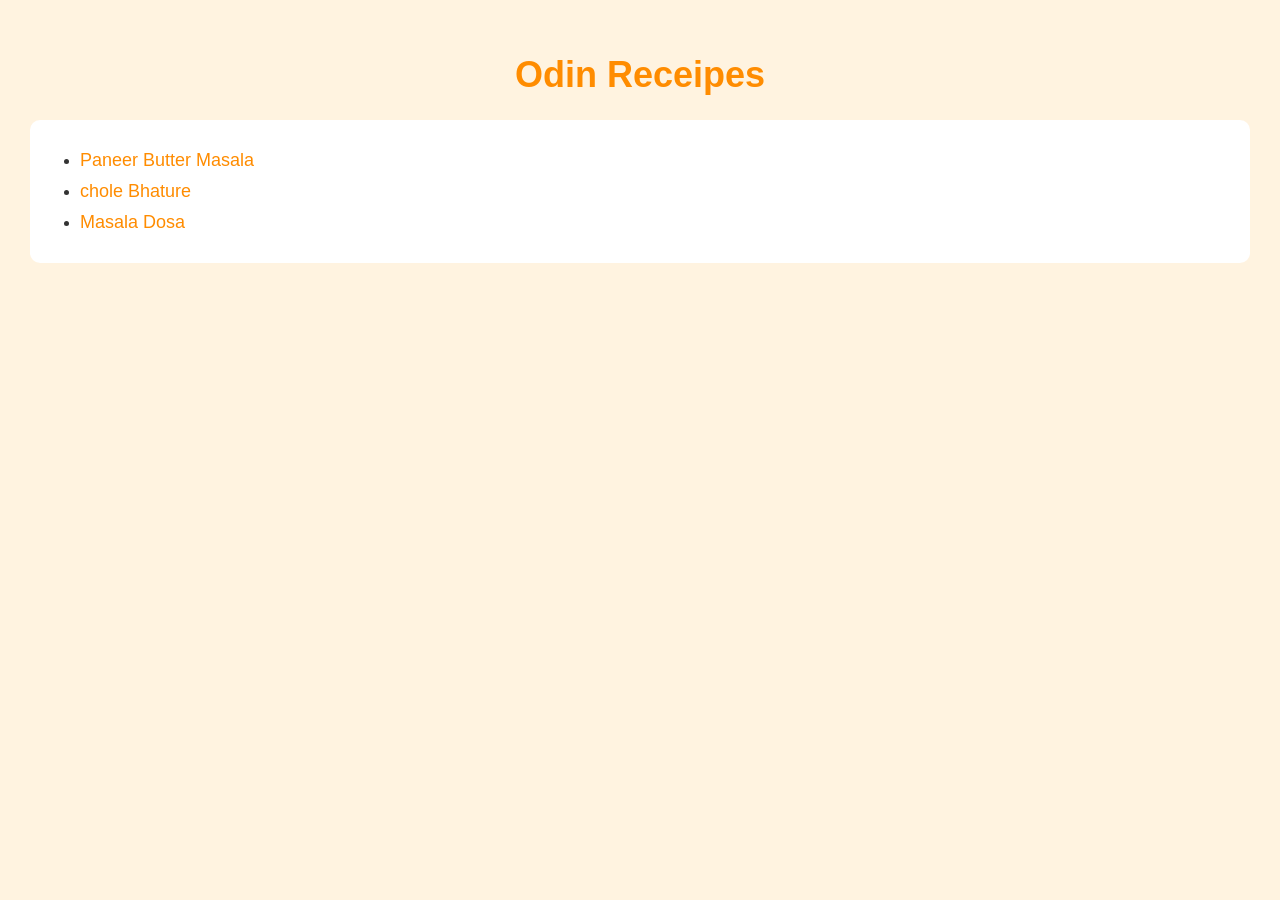
<file: index.html>
<!DOCTYPE html>
<html lang="en">
    <head>
        <link rel="stylesheet" href="index.css">
        <title>Odin Recipes</title>
    </head>
    <body>
        <h1>Odin Receipes</h1>
        <ul>
            <li><a href="Receipes/paneer.html">Paneer Butter Masala</a></li>
            <li><a href="Receipes/chole.html">chole Bhature</a></li>
            <li><a href="Receipes/Dosa.html">Masala Dosa</a></li>
        </ul>

    </body>
    

</html>
</file>
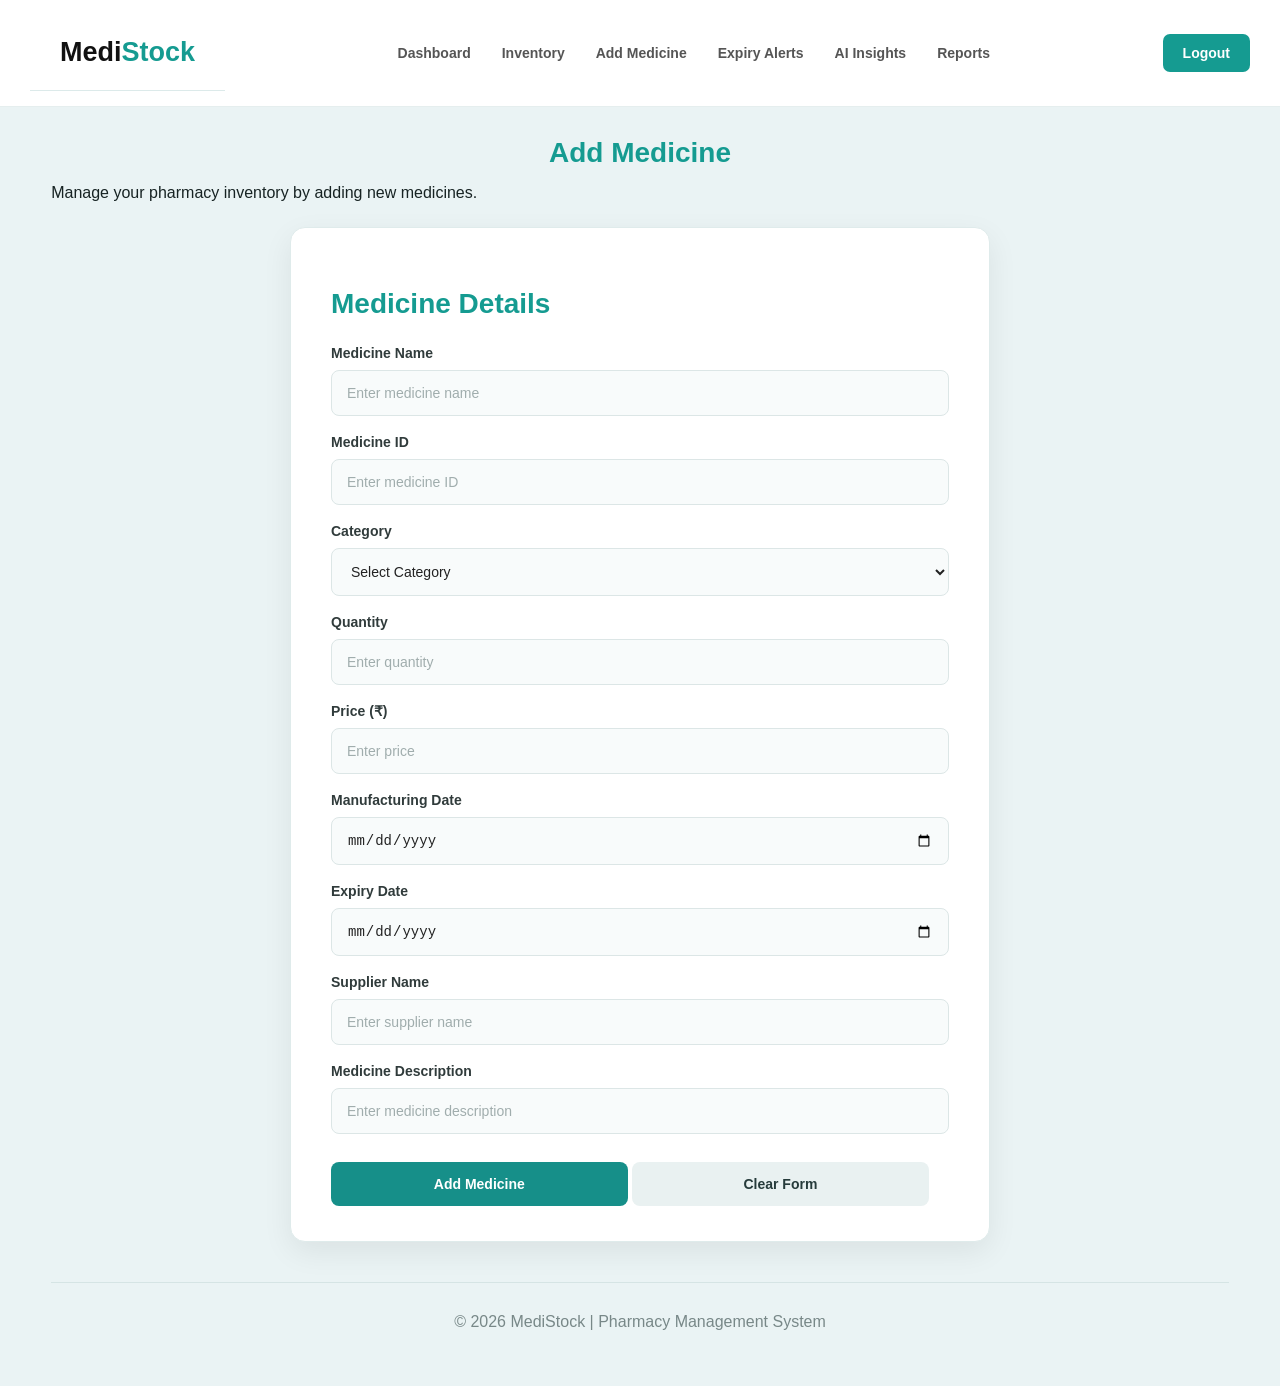
<file: add-medicine.html>
<!DOCTYPE html>
<html>
<head>
    <title>MediStock - Add Medicine</title>
    <link rel="stylesheet" href="add-medicine.css">
</head>
<body>
    <header class="navbar">
        <h1 class="logo">Medi<span>Stock</span></h1>
        <nav>
            <a href="dashboard.html">Dashboard</a>
            <a href="inventory.html">Inventory</a>
            <a href="add-medicine.html">Add Medicine</a>
            <a href="expiry-alerts.html">Expiry Alerts</a>
            <a href="ai-insights.html">AI Insights</a>
            <a href="reports.html">Reports</a>
        </nav>
        <a href="login.html" class="logout">Logout</a>
    </header>
    <h2>Add Medicine</h2>
    <p>Manage your pharmacy inventory by adding new medicines.</p>
    <form class="medicine-form">
        <h2>Medicine Details</h2>
        <label>Medicine Name</label>
        <input type="text" placeholder="Enter medicine name" required>
        <label>Medicine ID</label>
        <input type="text" placeholder="Enter medicine ID" required>
        <label>Category</label>
        <select required>
            <option value="">Select Category</option>
            <option>Tablet</option>
            <option>Syrup</option>
            <option>Capsule</option>
            <option>Injection</option>
            <option>Other</option>
        </select>
        <label>Quantity</label>
        <input type="number" placeholder="Enter quantity" min="0" required>
        <label>Price (₹)</label>
        <input type="number" placeholder="Enter price" min="0" step="0.01" required>
        <label>Manufacturing Date</label>
        <input type="date" required>
        <label>Expiry Date</label>
        <input type="date" required>
        <label>Supplier Name</label>
        <input type="text" placeholder="Enter supplier name">
        <label>Medicine Description</label>
        <input type="text" placeholder="Enter medicine description">
        <input type="submit" value="Add Medicine">
        <input type="reset" value="Clear Form">
    </form>
    <hr>
    <p>© 2026 MediStock | Pharmacy Management System</p>
</body>
</html>
</file>
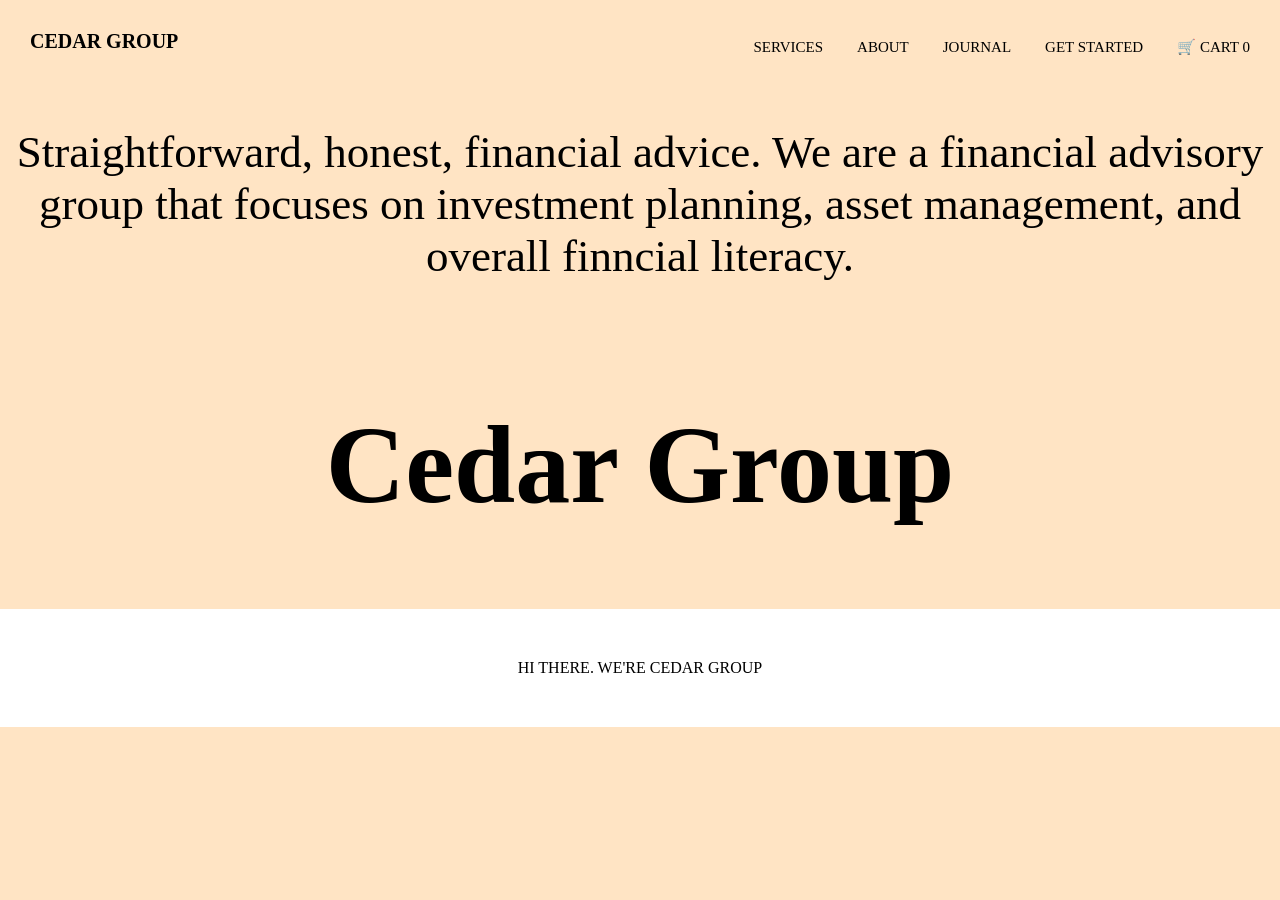
<file: basicwebpage.html>
<html>
    <head>
        <title>Cedar Group</title>
        <link rel="stylesheet" href="basicwebpage.css">
    </head>
    <body>
        <h3>CEDAR GROUP</h3>
        <div class="links">
            <a href="#">SERVICES</a>
            <a href="#">ABOUT</a>
            <a href="#">JOURNAL</a>
            <a href="#">GET STARTED</a>
            <a href="#">🛒 CART 0</a>
        </div>

        <div class="intro">
            <p>
                Straightforward, honest, financial advice. We 
                are a financial advisory group that focuses
                    on investment planning, asset
                management, and overall finncial literacy.

            </p>
        </div>
        
        <h1>Cedar Group</h1>

        <p class="bottom">HI THERE. WE'RE CEDAR GROUP</p>
        

    
    </body>
</html>
</file>
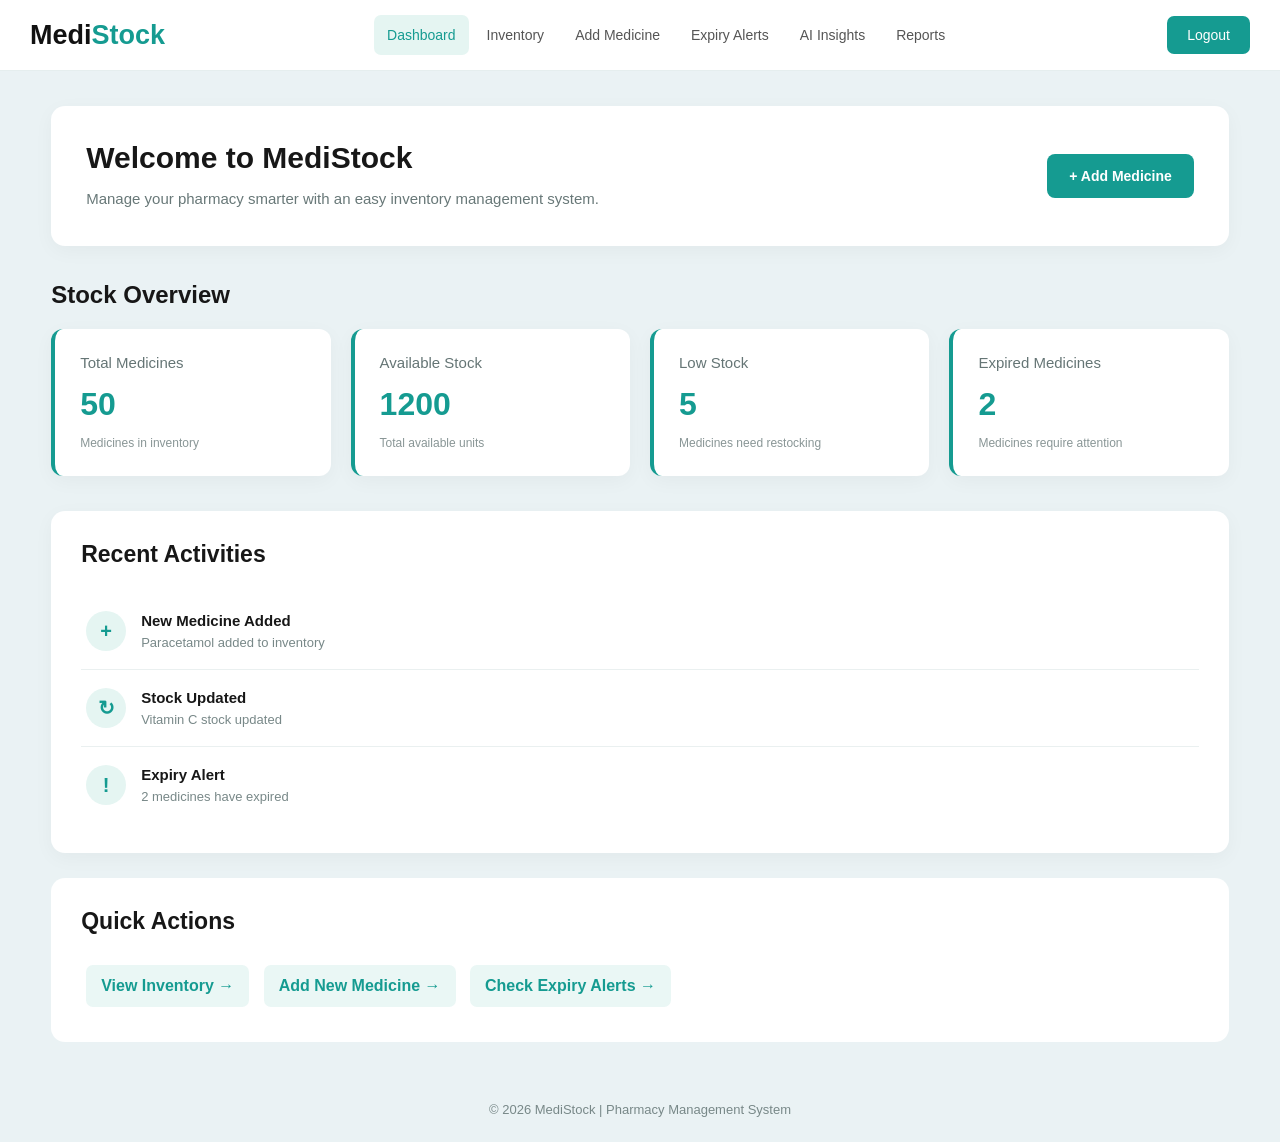
<file: dashboard.html>
<!DOCTYPE html>
<html>
<head>
    <title>MediStock  - Dashboard</title>
    <link rel="stylesheet" href="dashboard.css">
</head>
<body>
    <header class="navbar">
        <h1 class="logo">Medi<span>Stock</span></h1>
        <nav>
            <a href="dashboard.html" class="active">Dashboard</a>
            <a href="inventory.html">Inventory</a>
            <a href="add-medicine.html">Add Medicine</a>
            <a href="expiry-alerts.html">Expiry Alerts</a>
            <a href="ai-insights.html">AI Insights</a>
            <a href="reports.html">Reports</a>
        </nav>
        <a href="login.html" class="logout">Logout</a>
    </header>
    <main class="dashboard">
        <section class="welcome">
            <div>
                <h2>Welcome to MediStock </h2>
                <p>Manage your pharmacy smarter with an easy inventory management system.</p>
            </div>
            <a href="add-medicine.html" class="add-button">+ Add Medicine</a>
        </section>
        <h2 class="section-title">Stock Overview</h2>
        <section class="stats">
            <div class="stat-card">
                <h3>Total Medicines</h3>
                <p>50</p>
                <span>Medicines in inventory</span>
            </div>
            <div class="stat-card">
                <h3>Available Stock</h3>
                <p>1200</p>
                <span>Total available units</span>
            </div>
            <div class="stat-card">
                <h3>Low Stock</h3>
                <p>5</p>
                <span>Medicines need restocking</span>
            </div>
            <div class="stat-card">
                <h3>Expired Medicines</h3>
                <p>2</p>
                <span>Medicines require attention</span>
            </div>
        </section>
        <section class="recent-section">
            <h2>Recent Activities</h2>
            <div class="activity">
                <span class="activity-icon">+</span>
                <div>
                    <h3>New Medicine Added</h3>
                    <p>Paracetamol added to inventory</p>
                </div>
            </div>
            <div class="activity">
                <span class="activity-icon">↻</span>
                <div>
                    <h3>Stock Updated</h3>
                    <p>Vitamin C stock updated</p>
                </div>
            </div>
            <div class="activity">
                <span class="activity-icon">!</span>
                <div>
                    <h3>Expiry Alert</h3>
                    <p>2 medicines have expired</p>
                </div>
            </div>
        </section>
        <section class="quick-links">
            <h2>Quick Actions</h2>
            <a href="inventory.html">View Inventory →</a>
            <a href="add-medicine.html">Add New Medicine →</a>
            <a href="expiry-alerts.html">Check Expiry Alerts →</a>
        </section>
    </main>
    <footer>
        <p>© 2026 MediStock | Pharmacy Management System</p>
    </footer>
</body>
</html>
</file>
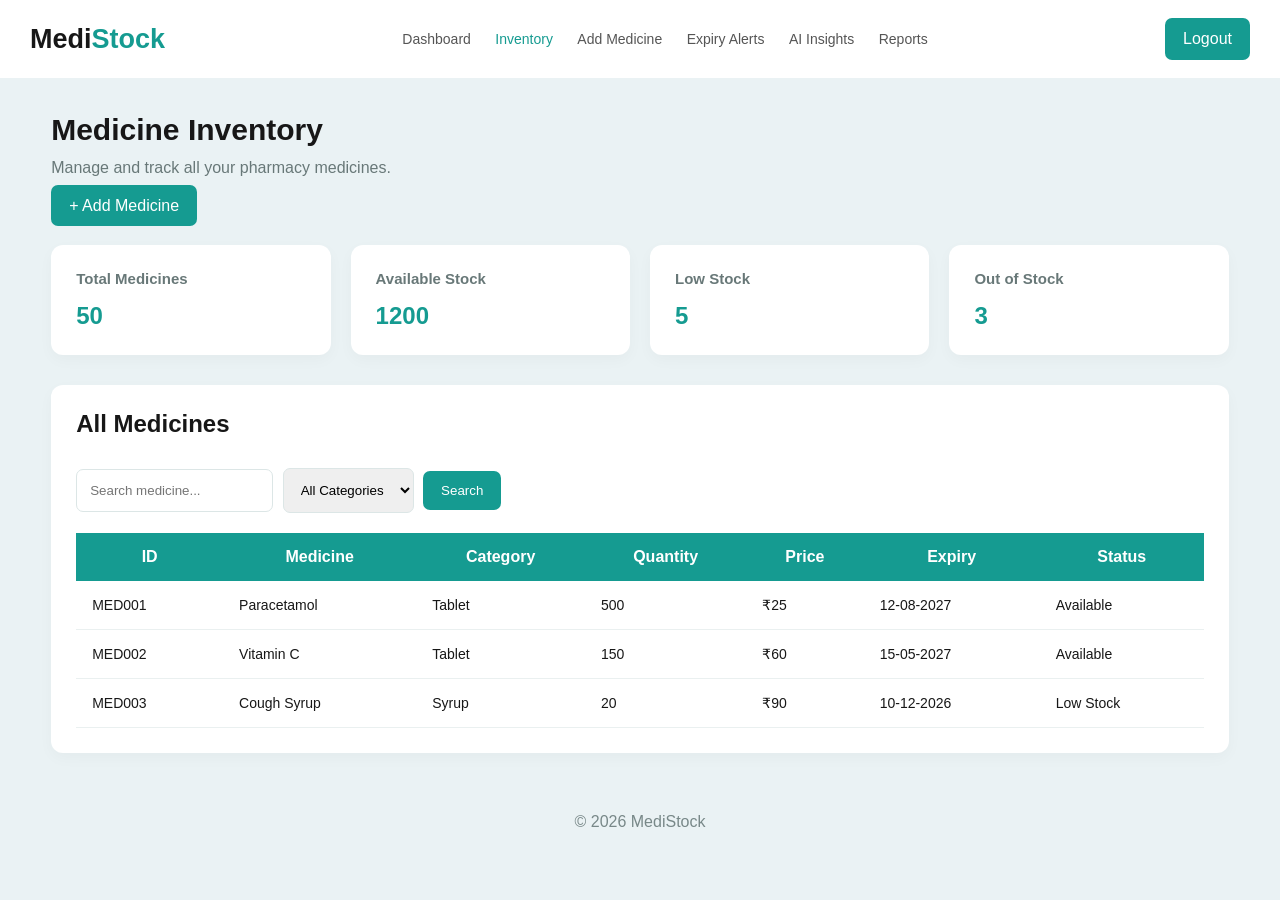
<file: inventory.html>
<!DOCTYPE html>
<html>
<head>
    <title>MediStock  - Inventory</title>
    <link rel="stylesheet" href="inventory.css">
</head>
<body>

<header class="navbar">
    <h1 class="logo">Medi<span>Stock</span></h1>

    <nav>
        <a href="dashboard.html">Dashboard</a>
        <a href="inventory.html" class="active">Inventory</a>
        <a href="add-medicine.html">Add Medicine</a>
        <a href="expiry-alerts.html">Expiry Alerts</a>
        <a href="ai-insights.html">AI Insights</a>
        <a href="reports.html">Reports</a>
    </nav>

    <a href="login.html" class="logout">Logout</a>
</header>

<main>
    <h2>Medicine Inventory</h2>
    <p>Manage and track all your pharmacy medicines.</p>

    <a href="add-medicine.html" class="add">+ Add Medicine</a>

    <section class="cards">
        <div><h3>Total Medicines</h3><h2>50</h2></div>
        <div><h3>Available Stock</h3><h2>1200</h2></div>
        <div><h3>Low Stock</h3><h2>5</h2></div>
        <div><h3>Out of Stock</h3><h2>3</h2></div>
    </section>

    <section class="inventory-box">
        <h2>All Medicines</h2>

        <input type="text" placeholder="Search medicine...">

        <select>
            <option>All Categories</option>
            <option>Tablet</option>
            <option>Syrup</option>
            <option>Capsule</option>
        </select>

        <button>Search</button>

        <table>
            <tr>
                <th>ID</th>
                <th>Medicine</th>
                <th>Category</th>
                <th>Quantity</th>
                <th>Price</th>
                <th>Expiry</th>
                <th>Status</th>
            </tr>
            <tr>
                <td>MED001</td>
                <td>Paracetamol</td>
                <td>Tablet</td>
                <td>500</td>
                <td>₹25</td>
                <td>12-08-2027</td>
                <td>Available</td>
            </tr>
            <tr>
                <td>MED002</td>
                <td>Vitamin C</td>
                <td>Tablet</td>
                <td>150</td>
                <td>₹60</td>
                <td>15-05-2027</td>
                <td>Available</td>
            </tr>
            <tr>
                <td>MED003</td>
                <td>Cough Syrup</td>
                <td>Syrup</td>
                <td>20</td>
                <td>₹90</td>
                <td>10-12-2026</td>
                <td>Low Stock</td>
            </tr>
        </table>
    </section>
</main>

<footer>© 2026 MediStock </footer>

</body>
</html>
</file>
<file: index.css>
/* Website Background */

body {
    background-color: #fff3e0;
    font-family: Arial, sans-serif;
    color: #333333;
    margin: 20px;
    padding: 10px;
}

/* Main Heading */

h1 {
    color: darkorange;
    text-align: center;
    font-size: 36px;
}

/* Subheadings */

h2 {
    color: brown;
    font-size: 25px;
}

/* Paragraph */

p {
    font-size: 18px;
    line-height: 1.6;
}

/* Food Images */

img {
    width: 350px;
    max-width: 100%;
    height: auto;
    border-radius: 10px;
    border: 2px solid orange;
}

/* Lists */

ul {
    background-color: white;
    padding: 20px 20px 20px 40px;
    border-radius: 10px;
}

ol {
    background-color: white;
    padding: 20px 20px 20px 40px;
    border-radius: 10px;
}

li {
    margin: 10px;
}

/* Links */

a {
    color: darkorange;
    font-size: 18px;
    text-decoration: none;
}

/* Mouse Hover */

a:hover {
    color: red;
    text-decoration: underline;
}
</file>
<file: add-medicine.css>
*{
margin:0;
padding:0;
box-sizing:border-box;
}
body{
font-family:Arial,sans-serif;
background:#EAF3F4;
color:#172323;
padding:25px 4%;
}
h1{
background:white;
color:#111;
padding:22px 30px;
margin:-25px -4.35% 25px;
font-size:27px;
border-bottom:1px solid #DCEAEA;
}
h2{
color:#159B91;
font-size:28px;
margin:25px 0;
}
a{
display:inline-block;
text-decoration:none;
color:#555;
font-weight:bold;
padding:12px 17px;
border-radius:7px;
transition:.3s;
}
a:hover{
background:#159B91;
color:white;
}
hr{
border:none;
border-top:1px solid #D5E4E4;
margin:20px 0;
}
body>h2:last-of-type{
text-align:center;
color:#159B91;
margin:30px 0 15px;
}
.medicine-form{
max-width:700px;
margin:25px auto 40px;
background:white;
padding:35px 40px;
border-radius:15px;
border:1px solid #DFEBEB;
box-shadow:0 10px 30px rgba(0,0,0,.07);
}
.medicine-form label{
display:block;
font-size:14px;
font-weight:bold;
color:#303B3B;
margin:18px 0 9px;
}
.medicine-form input,.medicine-form select{
width:100%;
padding:14px 15px;
border:1px solid #DCE6E6;
border-radius:8px;
background:#F8FBFB;
color:#222;
font-size:14px;
transition:.3s;
}
.medicine-form input:focus,.medicine-form select:focus{
outline:none;
border-color:#159B91;
box-shadow:0 0 0 3px rgba(21,155,145,.12);
background:white;
}
.medicine-form input::placeholder{
color:#A0ADAD;
}
.medicine-form input[type="submit"],.medicine-form input[type="reset"]{
width:48%;
margin-top:28px;
padding:14px;
border:none;
border-radius:8px;
background:#168F89;
color:white;
font-weight:bold;
font-size:14px;
cursor:pointer;
transition:.3s;
}
.medicine-form input[type="submit"]:hover{
background:#10766F;
transform:translateY(-2px);
box-shadow:0 5px 14px rgba(21,155,145,.2);
}
.medicine-form input[type="reset"]{
background:#E9F1F1;
color:#263B3B;
}
.medicine-form input[type="reset"]:hover{
background:#D8E7E7;
}
body>p:last-child{
text-align:center;
color:#788888;
margin:30px 0;
}
@media(max-width:600px){
body{
padding:15px;
}
h1{
margin:-15px -15px 20px;
}
.medicine-form{
padding:22px 18px;
}
.medicine-form input[type="submit"],.medicine-form input[type="reset"]{
width:100%;
}
}

.navbar{
display:flex;
align-items:center;
justify-content:space-between;
background:white;
padding:15px 30px;
margin:-25px -4.35% 30px;
border-bottom:1px solid #E5EEEE;
gap:15px;
}
.logo{
font-size:27px;
color:#111;
font-weight:bold;
white-space:nowrap;
margin:0;
}
.logo span{
color:#159B91;
}
.navbar nav{
display:flex;
align-items:center;
justify-content:center;
flex-wrap:wrap;
gap:5px;
}
.navbar nav a{
color:#555;
text-decoration:none;
font-size:14px;
padding:12px 13px;
border-radius:7px;
transition:.3s;
}
.navbar nav a:hover{
background:#E5F5F2;
color:#159B91;
}
.navbar .logout{
background:#159B91;
color:white;
padding:11px 20px;
border-radius:7px;
text-decoration:none;
font-size:14px;
white-space:nowrap;
}
.navbar .logout:hover{
background:#10766F;
}
@media(max-width:900px){
.navbar{
flex-wrap:wrap;
}
.navbar nav{
order:3;
width:100%;
}
}
</file>
<file: basicwebpage.css>
body {
    background-color:bisque;
    margin: 0;
}
h3 {
    text-align: left;
    font-size: 20px;
    margin-left: 30px;
    margin-top: 30px;
    
}
.links {
    text-align: right;
    margin-right: 30px;
    margin-top: -35px;
}
a {
    color:black;
    text-decoration: none;
    margin-left: 30px;
    font-size: 15px;
}

div {
    text-align: center;
    margin-top: 70px;
}

div p {
    font-size: 45px;
    font-family: Georgia, 'Times New Roman', Times serif;
    margin-top: 30px;
}

h1 {
    text-align: center;
    font-size: 110px;
    font-family: Georgia, 'Times New Roman', Times, serif;
    margin-top: 120px;
    margin-bottom: 80px;
}
body > p {
    background-color: white;
    text-align: center;
    padding: 50px;
    margin: 0;
}
.links a {
    color:black;
    text-decoration: none;
    margin-left: 30px;
    font-size: 15px;
}
</file>
<file: dashboard.css>
*{
    margin:0;
    padding:0;
    box-sizing:border-box;
}
body{
    font-family:Arial,sans-serif;
    background:#EAF2F4;
    color:#171717;
    min-height:100vh;
}
.navbar{
    display:flex;
    align-items:center;
    justify-content:space-between;
    background:white;
    padding:15px 30px;
    border-bottom:1px solid #E5EEEE;
    gap:15px;
}
.logo{
    font-size:27px;
    color:#111;
    font-weight:bold;
    white-space:nowrap;
}
.logo span{
    color:#159B91;
}
.navbar nav{
    display:flex;
    align-items:center;
    justify-content:center;
    flex-wrap:wrap;
    gap:5px;
}
.navbar nav a{
    color:#555;
    text-decoration:none;
    font-size:14px;
    padding:12px 13px;
    border-radius:7px;
    transition:.3s;
}
.navbar nav a:hover,.navbar nav a.active{
    background:#E5F5F2;
    color:#159B91;
}
.navbar .logout{
    background:#159B91;
    color:white;
    padding:11px 20px;
    border-radius:7px;
    text-decoration:none;
    font-size:14px;
    white-space:nowrap;
    transition:.3s;
}
.navbar .logout:hover{
    background:#10766F;
}
.dashboard{
    padding:35px 4%;
}
.welcome{
    display:flex;
    align-items:center;
    justify-content:space-between;
    gap:20px;
    background:white;
    padding:35px;
    border-radius:14px;
    box-shadow:0 5px 20px rgba(0,0,0,.04);
}
.welcome h2{
    font-size:30px;
    margin-bottom:12px;
    color:#171717;
}
.welcome p{
    color:#687878;
    font-size:15px;
    line-height:1.6;
}
.add-button{
    background:#159B91;
    color:white;
    text-decoration:none;
    padding:14px 22px;
    border-radius:8px;
    font-size:14px;
    font-weight:bold;
    white-space:nowrap;
    transition:.3s;
}
.add-button:hover{
    background:#10766F;
    transform:translateY(-2px);
}
.section-title{
    font-size:24px;
    margin:35px 0 20px;
    color:#171717;
}
.stats{
    display:grid;
    grid-template-columns:repeat(4,1fr);
    gap:20px;
}
.stat-card{
    background:white;
    padding:25px;
    border-radius:12px;
    border-left:4px solid #159B91;
    box-shadow:0 5px 20px rgba(0,0,0,.04);
    transition:.3s;
}
.stat-card:hover{
    transform:translateY(-5px);
    box-shadow:0 10px 25px rgba(0,0,0,.08);
}
.stat-card h3{
    color:#657575;
    font-size:15px;
    font-weight:normal;
}
.stat-card p{
    color:#159B91;
    font-size:32px;
    font-weight:bold;
    margin:15px 0 10px;
}
.stat-card span{
    color:#899696;
    font-size:12px;
}
.recent-section{
    background:white;
    padding:30px;
    margin-top:35px;
    border-radius:14px;
    box-shadow:0 5px 20px rgba(0,0,0,.04);
}
.recent-section h2,.quick-links h2{
    font-size:23px;
    margin-bottom:25px;
}
.activity{
    display:flex;
    align-items:center;
    gap:15px;
    padding:18px 5px;
    border-bottom:1px solid #EAF0F0;
}
.activity:last-child{
    border-bottom:none;
}
.activity-icon{
    display:flex;
    align-items:center;
    justify-content:center;
    width:40px;
    height:40px;
    background:#E5F5F2;
    color:#159B91;
    border-radius:50%;
    font-size:20px;
    font-weight:bold;
}
.activity h3{
    font-size:15px;
    margin-bottom:6px;
}
.activity p{
    color:#788888;
    font-size:13px;
}
.quick-links{
    background:white;
    padding:30px;
    margin-top:25px;
    border-radius:14px;
}
.quick-links a{
    display:inline-block;
    color:#159B91;
    text-decoration:none;
    font-weight:bold;
    padding:12px 15px;
    margin:5px;
    background:#EAF7F5;
    border-radius:7px;
    transition:.3s;
}
.quick-links a:hover{
    background:#159B91;
    color:white;
}
footer{
    text-align:center;
    color:#788888;
    font-size:13px;
    padding:25px;
}
@media(max-width:1000px){
    .navbar{
        flex-wrap:wrap;
    }
    .navbar nav{
        order:3;
        width:100%;
    }
    .stats{
        grid-template-columns:repeat(2,1fr);
    }
}
@media(max-width:600px){
    .dashboard{
        padding:20px 15px;
    }
    .welcome{
        flex-direction:column;
        align-items:flex-start;
        padding:22px;
    }
    .welcome h2{
        font-size:24px;
    }
    .stats{
        grid-template-columns:1fr;
    }
    .navbar{
        padding:15px;
    }
    .navbar nav a{
        padding:9px;
        font-size:12px;
    }
    .quick-links a{
        display:block;
    }
}
</file>
<file: inventory.css>
*{
    margin:0;
    padding:0;
    box-sizing:border-box;
}
body{
    font-family:Arial,sans-serif;
    background:#EAF2F4;
    color:#171717;
}
.navbar{
    display:flex;
    align-items:center;
    justify-content:space-between;
    background:white;
    padding:18px 30px;
    flex-wrap:wrap;
}
.logo{
    font-size:27px;
}
.logo span{
    color:#159B91;
}
nav a{
    text-decoration:none;
    color:#555;
    padding:10px;
    font-size:14px;
}
nav a:hover,.active{
    color:#159B91;
}
.logout,.add,button{
    background:#159B91;
    color:white;
    padding:12px 18px;
    border-radius:7px;
    text-decoration:none;
    border:none;
    cursor:pointer;
}
main{
    padding:35px 4%;
}
main>h2{
    font-size:30px;
    margin-bottom:12px;
}
p{
    color:#687878;
    margin-bottom:20px;
}
.cards{
    display:grid;
    grid-template-columns:repeat(4,1fr);
    gap:20px;
    margin:30px 0;
}
.cards div,.inventory-box{
    background:white;
    padding:25px;
    border-radius:12px;
    box-shadow:0 5px 15px #00000008;
}
.cards h3{
    color:#687878;
    font-size:15px;
}
.cards h2{
    color:#159B91;
    margin-top:15px;
}
.inventory-box h2{
    margin-bottom:20px;
}
input,select{
    padding:13px;
    border:1px solid #DCE6E6;
    border-radius:7px;
    margin:10px 5px 20px 0;
}
table{
    width:100%;
    border-collapse:collapse;
    background:white;
}
th{
    background:#159B91;
    color:white;
    padding:15px;
}
td{
    padding:16px;
    border-bottom:1px solid #EAF0F0;
    font-size:14px;
}
tr:hover{
    background:#F0FAF8;
}
footer{
    text-align:center;
    padding:25px;
    color:#788888;
}
@media(max-width:800px){
    .cards{
        grid-template-columns:repeat(2,1fr);
    }
}
@media(max-width:550px){
    .cards{
        grid-template-columns:1fr;
    }
    table{
        display:block;
        overflow-x:auto;
    }
}
</file>
